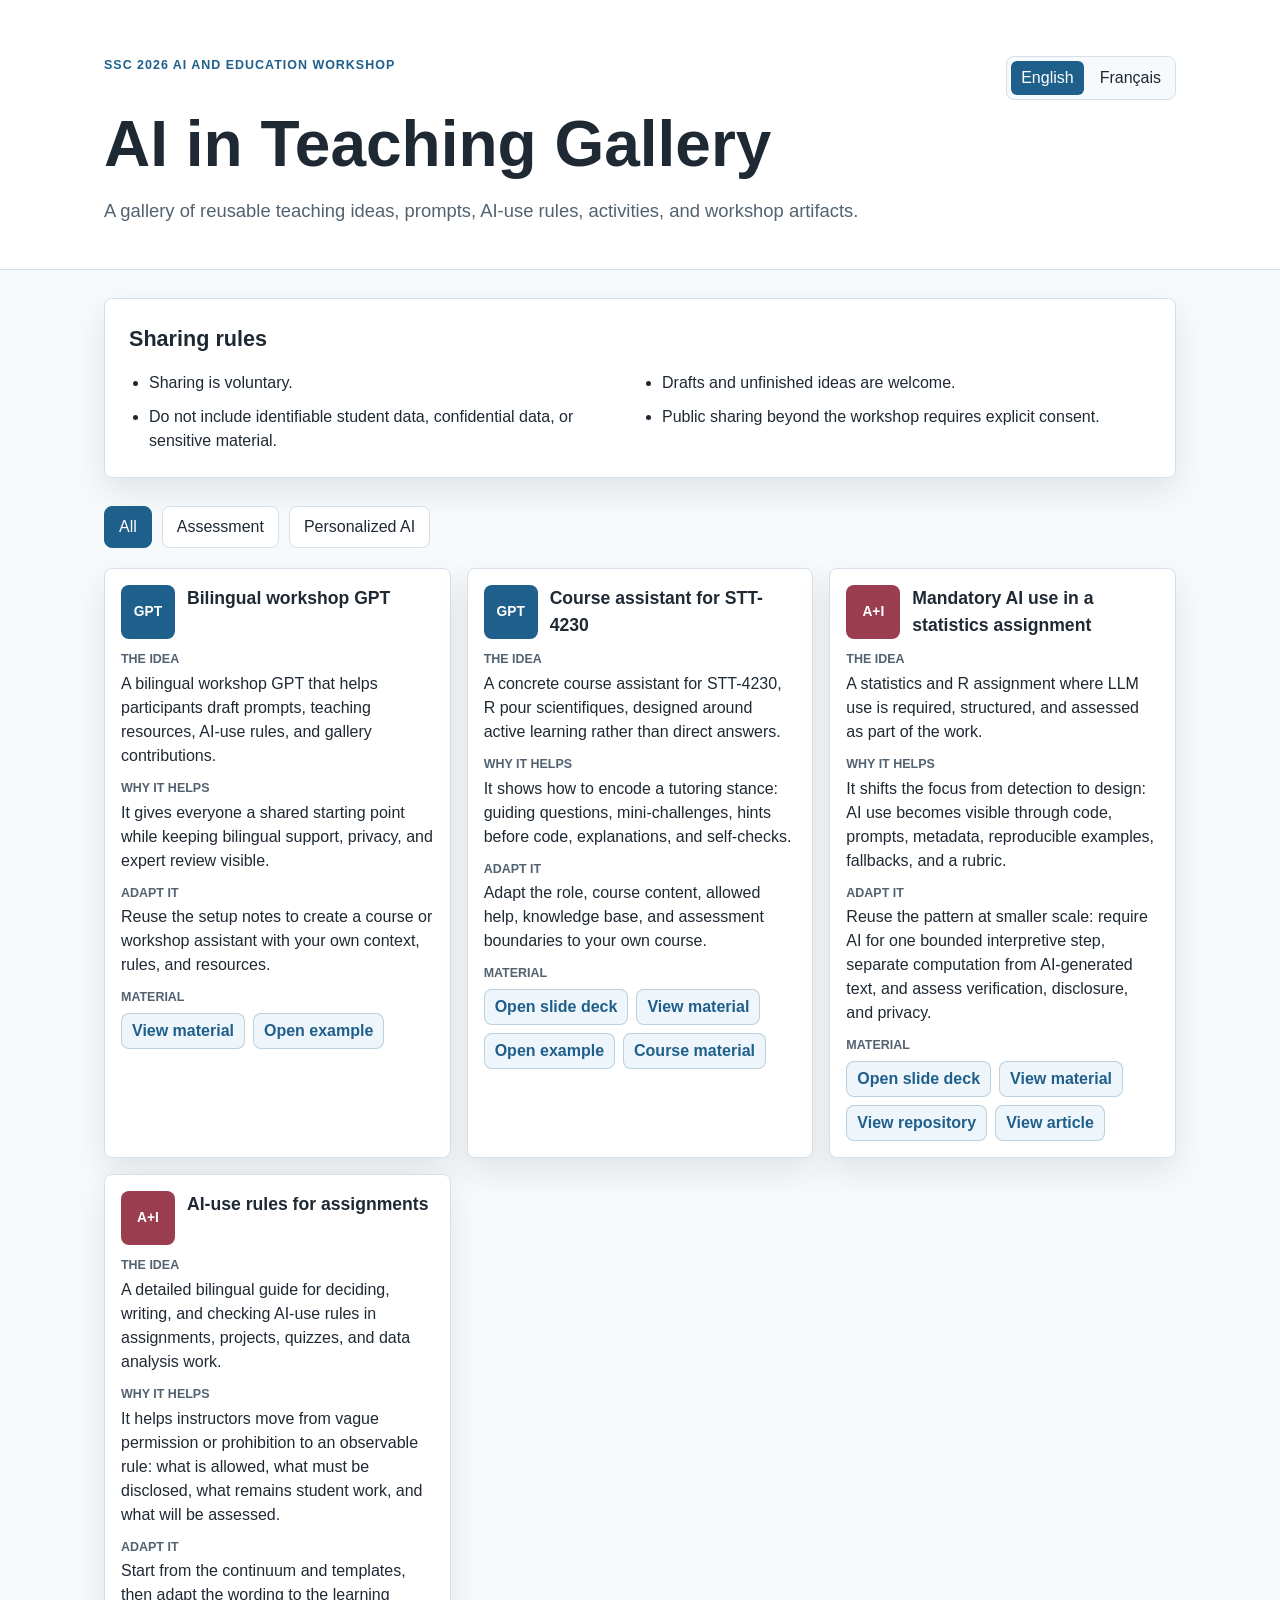
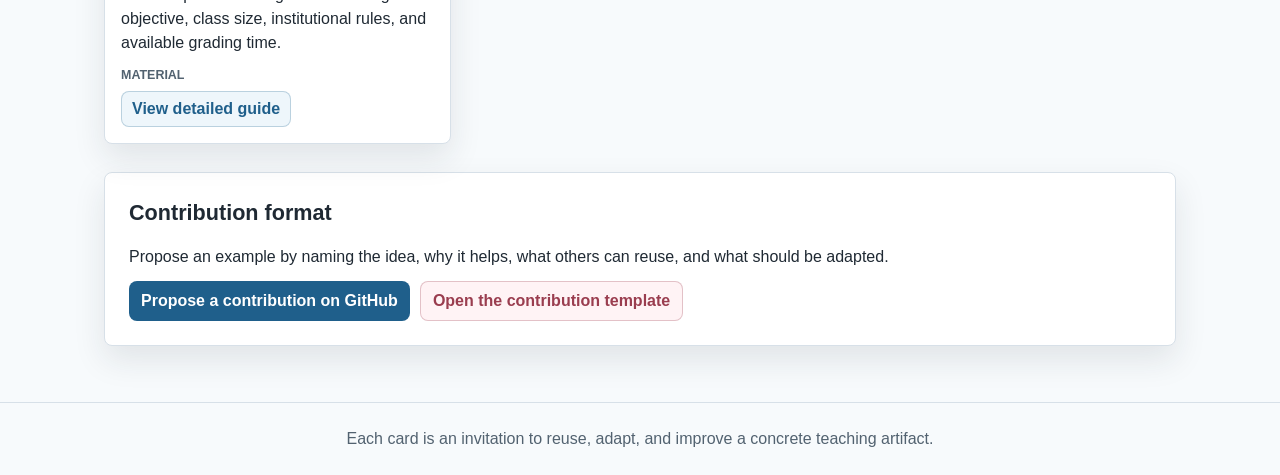
<file: index.html>
<!doctype html>
<html lang="en">
  <head>
    <meta charset="utf-8">
    <meta name="viewport" content="width=device-width, initial-scale=1">
    <title>AI in Teaching Gallery | Galerie IA et enseignement</title>
    <meta name="description" content="Bilingual voluntary gallery for SSC 2026 AI and Education Workshop examples.">
    <link rel="stylesheet" href="assets/styles.css?v=contribution-buttons1">
  </head>
  <body>
    <header class="site-header">
      <div class="header-inner">
        <div class="top-row">
          <p class="eyebrow" data-i18n="eyebrow">SSC 2026 AI and Education Workshop</p>
          <div class="language-toggle" aria-label="Language selection">
            <button class="language-button active" type="button" data-lang="en">English</button>
            <button class="language-button" type="button" data-lang="fr">Français</button>
          </div>
        </div>
        <h1 data-i18n="title">AI in Teaching Gallery</h1>
        <p class="lead" data-i18n="lead">
          A voluntary collection of reusable prompts, teaching drafts, AI-use
          rules, activities, and verification routines from the workshop.
        </p>
      </div>
    </header>

    <main>
      <section class="notice" aria-labelledby="sharing-rules">
        <h2 id="sharing-rules" data-i18n="sharingTitle">Sharing rules</h2>
        <ul>
          <li data-i18n="sharing1">Sharing is voluntary.</li>
          <li data-i18n="sharing2">Drafts and unfinished ideas are welcome.</li>
          <li data-i18n="sharing3">Do not include identifiable student data, confidential data, or sensitive material.</li>
          <li data-i18n="sharing4">Public sharing beyond the workshop requires explicit consent.</li>
        </ul>
      </section>

      <section class="toolbar" aria-label="Gallery filters" data-i18n-attr="aria-label:filtersLabel">
        <button class="filter-button active" type="button" data-filter="all" data-filter-label="all">All</button>
        <button class="filter-button" type="button" data-filter="activity" data-filter-label="activity">Activities</button>
        <button class="filter-button" type="button" data-filter="assessment" data-filter-label="assessment">Assessment</button>
        <button class="filter-button" type="button" data-filter="assistant" data-filter-label="assistant">Personalized AI</button>
        <button class="filter-button" type="button" data-filter="dataset" data-filter-label="dataset">Synthetic data</button>
      </section>

      <section class="gallery-grid" id="gallery" aria-label="Gallery examples" data-i18n-attr="aria-label:galleryLabel"></section>

      <section class="contribution" aria-labelledby="contribute">
        <h2 id="contribute" data-i18n="contributionTitle">Contribution format</h2>
        <p data-i18n="contributionText">
          Propose an example by naming the idea, why it helps, what others can
          reuse, and what should be adapted.
        </p>
        <div class="contribution-actions">
          <a class="primary-link" href="https://github.com/AurelienNicosiaULaval/ssc-2026-ai-teaching-gallery/issues/new?template=gallery-contribution.yml" data-i18n="contributionIssueLink">Propose a contribution on GitHub</a>
          <a class="secondary-link" href="contribution_template.md" data-i18n="contributionTemplateLink">Open the contribution template</a>
        </div>
      </section>
    </main>

    <footer class="site-footer">
      <p data-i18n="footer">Each card is an invitation to reuse, adapt, and improve a concrete teaching artifact.</p>
    </footer>

    <script src="assets/gallery.js?v=contribution-buttons1"></script>
  </body>
</html>
</file>
<file: assets/styles.css>
:root {
  color-scheme: light;
  --ink: #1f2933;
  --muted: #526270;
  --paper: #f7fafc;
  --panel: #ffffff;
  --line: #d7e0e8;
  --blue: #1f5f8b;
  --green: #2f6f4e;
  --rose: #9a3d4f;
  --amber: #8b641f;
  --shadow: 0 14px 32px rgba(31, 41, 51, 0.1);
}

* {
  box-sizing: border-box;
}

body {
  margin: 0;
  background: var(--paper);
  color: var(--ink);
  font-family: "Helvetica Neue", Arial, sans-serif;
  line-height: 1.5;
  letter-spacing: 0;
}

a {
  color: var(--blue);
}

.site-header {
  background: #ffffff;
  border-bottom: 1px solid var(--line);
}

.header-inner {
  max-width: 1120px;
  margin: 0 auto;
  padding: 56px 24px 44px;
}

.top-row {
  display: flex;
  align-items: flex-start;
  justify-content: space-between;
  gap: 18px;
  margin-bottom: 12px;
}

.eyebrow {
  margin: 0;
  color: var(--blue);
  font-size: 0.78rem;
  font-weight: 700;
  letter-spacing: 0.08em;
  text-transform: uppercase;
}

.language-toggle {
  display: inline-flex;
  gap: 6px;
  padding: 4px;
  border: 1px solid var(--line);
  border-radius: 8px;
  background: #f7fafc;
}

.language-button {
  min-height: 34px;
  border: 0;
  border-radius: 6px;
  background: transparent;
  color: var(--ink);
  padding: 0 10px;
  font: inherit;
  cursor: pointer;
}

.language-button:hover,
.language-button:focus-visible {
  outline: 2px solid rgba(31, 95, 139, 0.35);
  outline-offset: 1px;
}

.language-button.active {
  background: var(--blue);
  color: #ffffff;
}

h1,
h2,
h3,
p {
  overflow-wrap: anywhere;
}

h1 {
  max-width: 820px;
  margin: 0;
  font-size: clamp(2.3rem, 5vw, 4.8rem);
  line-height: 1.02;
  letter-spacing: 0;
}

h2 {
  margin: 0 0 16px;
  font-size: 1.35rem;
}

h3 {
  margin: 0;
  font-size: 1.1rem;
}

.lead {
  max-width: 780px;
  margin: 20px 0 0;
  color: var(--muted);
  font-size: 1.15rem;
}

main {
  max-width: 1120px;
  margin: 0 auto;
  padding: 28px 24px 56px;
}

.notice,
.contribution {
  border: 1px solid var(--line);
  background: var(--panel);
  border-radius: 8px;
  padding: 24px;
  box-shadow: var(--shadow);
}

.notice ul {
  display: grid;
  grid-template-columns: repeat(2, minmax(0, 1fr));
  gap: 10px 24px;
  margin: 0;
  padding-left: 20px;
}

.toolbar {
  display: flex;
  flex-wrap: wrap;
  gap: 10px;
  margin: 28px 0 20px;
}

.filter-button {
  min-height: 42px;
  border: 1px solid var(--line);
  border-radius: 8px;
  background: #ffffff;
  color: var(--ink);
  padding: 0 14px;
  font: inherit;
  cursor: pointer;
}

.filter-button:hover,
.filter-button:focus-visible {
  border-color: var(--blue);
  outline: none;
}

.filter-button.active {
  background: var(--blue);
  border-color: var(--blue);
  color: #ffffff;
}

.gallery-grid {
  display: grid;
  grid-template-columns: repeat(3, minmax(0, 1fr));
  gap: 16px;
  align-items: stretch;
}

.gallery-card {
  overflow: hidden;
  border: 1px solid var(--line);
  border-radius: 8px;
  background: var(--panel);
  box-shadow: var(--shadow);
}

.card-top {
  display: grid;
  grid-template-columns: 54px 1fr;
  gap: 12px;
  align-items: start;
}

.card-visual {
  display: grid;
  place-items: center;
  width: 54px;
  height: 54px;
  border-radius: 8px;
  color: #ffffff;
  font-size: 0.86rem;
  font-weight: 800;
}

.card-visual.activity {
  background: var(--green);
}

.card-visual.assessment {
  background: var(--rose);
}

.card-visual.assistant {
  background: var(--blue);
}

.card-visual.dataset {
  background: var(--amber);
}

.card-body {
  display: grid;
  gap: 11px;
  padding: 16px;
}

.card-section {
  margin: 0;
}

.card-section span {
  display: block;
  color: var(--muted);
  font-size: 0.78rem;
  font-weight: 700;
  text-transform: uppercase;
}

.card-section p {
  margin: 3px 0 0;
}

.resource-list {
  display: flex;
  flex-wrap: wrap;
  gap: 8px;
  margin-top: 6px;
}

.resource-link {
  display: inline-flex;
  align-items: center;
  min-height: 34px;
  border: 1px solid rgba(31, 95, 139, 0.25);
  border-radius: 8px;
  padding: 5px 10px;
  background: #eef6fb;
  color: var(--blue);
  font-weight: 700;
  text-decoration: none;
}

.resource-link:hover,
.resource-link:focus-visible {
  border-color: var(--blue);
  outline: none;
}

.contribution {
  margin-top: 28px;
}

.contribution p {
  max-width: 760px;
  margin: 0 0 12px;
}

.contribution-actions {
  display: flex;
  flex-wrap: wrap;
  gap: 10px;
}

.primary-link {
  display: inline-flex;
  align-items: center;
  min-height: 40px;
  border-radius: 8px;
  background: var(--blue);
  color: #ffffff;
  padding: 7px 12px;
  font-weight: 700;
  text-decoration: none;
}

.secondary-link {
  display: inline-flex;
  align-items: center;
  min-height: 40px;
  border: 1px solid rgba(154, 61, 79, 0.28);
  border-radius: 8px;
  background: #fff3f5;
  color: var(--rose);
  padding: 7px 12px;
  font-weight: 700;
  text-decoration: none;
}

.primary-link:hover,
.primary-link:focus-visible,
.secondary-link:hover,
.secondary-link:focus-visible {
  outline: none;
}

.primary-link:hover,
.primary-link:focus-visible {
  background: #174966;
}

.secondary-link:hover,
.secondary-link:focus-visible {
  border-color: var(--rose);
  background: #ffffff;
}

.site-footer {
  border-top: 1px solid var(--line);
  padding: 24px;
  color: var(--muted);
  text-align: center;
}

.site-footer p {
  margin: 0;
}

@media (max-width: 980px) {
  .gallery-grid {
    grid-template-columns: repeat(2, minmax(0, 1fr));
  }
}

@media (max-width: 680px) {
  .header-inner {
    padding: 40px 18px 32px;
  }

  .top-row {
    display: grid;
    gap: 14px;
  }

  .language-toggle {
    justify-self: start;
  }

  main {
    padding: 22px 18px 44px;
  }

  .notice ul {
    grid-template-columns: 1fr;
  }

  .gallery-grid {
    grid-template-columns: 1fr;
  }

  .filter-button {
    flex: 1 1 auto;
  }
}
</file>
